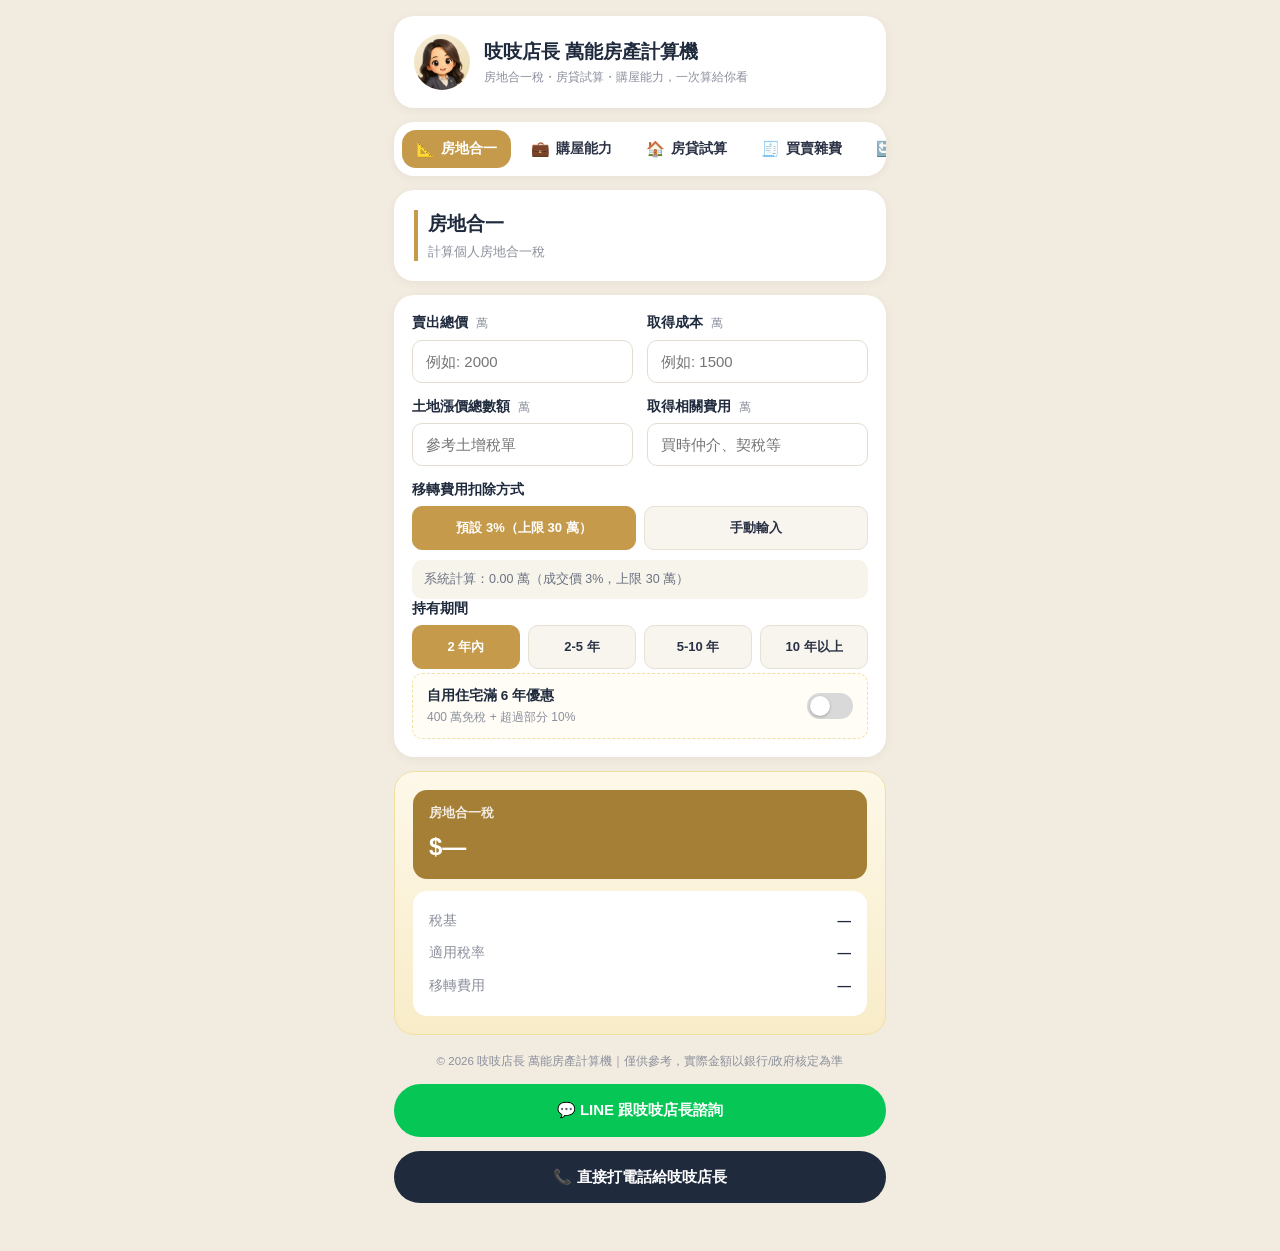
<file: index.html>
<!DOCTYPE html>
<html lang="zh-Hant">
<head>
<meta charset="UTF-8">
<meta name="viewport" content="width=device-width, initial-scale=1.0">
<title>吱吱店長 萬能房產計算機｜房地合一稅・房貸・購屋能力</title>
<link rel="icon" href="data:image/svg+xml,<svg xmlns=%22http://www.w3.org/2000/svg%22 viewBox=%220 0 100 100%22><text y=%22.9em%22 font-size=%2290%22>🏠</text></svg>">
<link rel="stylesheet" href="css/style.css">
</head>
<body>
<div class="page">

  <!-- Header -->
  <div class="header-card">
    <img class="avatar" src="assets/mascot-avatar.png" alt="吱吱店長">
    <div>
      <h1>吱吱店長 萬能房產計算機</h1>
      <div class="tagline">房地合一稅・房貸試算・購屋能力，一次算給你看</div>
    </div>
  </div>

  <!-- Tab nav -->
  <div class="tab-nav">
    <button class="tab-btn active" data-tab="ho"><span class="icon">📐</span>房地合一</button>
    <button class="tab-btn" data-tab="aff"><span class="icon">💼</span>購屋能力</button>
    <button class="tab-btn" data-tab="loan"><span class="icon">🏠</span>房貸試算</button>
    <button class="tab-btn" data-tab="misc"><span class="icon">🧾</span>買賣雜費</button>
    <button class="tab-btn" data-tab="conv"><span class="icon">🔄</span>坪數換算</button>
    <button class="tab-btn" data-tab="park"><span class="icon">🚗</span>車位折算</button>
    <button class="tab-btn" data-tab="net"><span class="icon">💰</span>賣方實拿速算</button>
  </div>

  <!-- ============ Tab 1: 房地合一 ============ -->
  <div class="panel active" id="panel-ho">
    <div class="card">
      <div class="card-title-wrap">
        <div class="card-title">房地合一</div>
        <div class="card-subtitle">計算個人房地合一稅</div>
      </div>
    </div>

    <div class="section">
      <div class="field-row">
        <div class="field">
          <label>賣出總價 <span class="hint">萬</span></label>
          <input type="text" inputmode="decimal" id="ho-price" placeholder="例如: 2000">
        </div>
        <div class="field">
          <label>取得成本 <span class="hint">萬</span></label>
          <input type="text" inputmode="decimal" id="ho-cost" placeholder="例如: 1500">
        </div>
      </div>
      <div class="field-row">
        <div class="field">
          <label>土地漲價總數額 <span class="hint">萬</span></label>
          <input type="text" inputmode="decimal" id="ho-landgain" placeholder="參考土增稅單">
        </div>
        <div class="field">
          <label>取得相關費用 <span class="hint">萬</span></label>
          <input type="text" inputmode="decimal" id="ho-acqfee" placeholder="買時仲介、契稅等">
        </div>
      </div>

      <div class="field">
        <label>移轉費用扣除方式</label>
        <div class="btn-group cols-2" id="ho-transfer-group">
          <button class="choice-btn active" data-mode="default">預設 3%（上限 30 萬）</button>
          <button class="choice-btn" data-mode="manual">手動輸入</button>
        </div>
        <div id="ho-transfer-manual-wrap" style="display:none; margin-top:10px;">
          <input type="text" inputmode="decimal" id="ho-transfer-manual" placeholder="例如: 50">
        </div>
        <div class="formula-note" id="ho-transfer-auto-note">系統計算：0.00 萬（成交價 3%，上限 30 萬）</div>
      </div>

      <div class="field">
        <label>持有期間</label>
        <div class="btn-group cols-4" id="ho-period-group">
          <button class="choice-btn active" data-rate="0.45">2 年內</button>
          <button class="choice-btn" data-rate="0.35">2-5 年</button>
          <button class="choice-btn" data-rate="0.20">5-10 年</button>
          <button class="choice-btn" data-rate="0.15">10 年以上</button>
        </div>
      </div>

      <div class="toggle-box">
        <div>
          <div class="toggle-label">自用住宅滿 6 年優惠</div>
          <div class="toggle-desc">400 萬免稅 + 超過部分 10%</div>
        </div>
        <label class="switch">
          <input type="checkbox" id="ho-selfuse">
          <span class="slider"></span>
        </label>
      </div>
    </div>

    <div class="result-box">
      <div class="result-tile emph">
        <div class="r-label">房地合一稅</div>
        <div class="r-value" id="ho-result-tax">$—</div>
      </div>
      <div class="result-tile">
        <div class="mini-result"><span class="mr-label">稅基</span><span class="mr-value" id="ho-result-base">— 萬</span></div>
        <div class="mini-result"><span class="mr-label">適用稅率</span><span class="mr-value" id="ho-result-rate">—</span></div>
        <div class="mini-result"><span class="mr-label">移轉費用</span><span class="mr-value" id="ho-result-transfer">— 萬</span></div>
      </div>
    </div>
  </div>

  <!-- ============ Tab 2: 購屋能力 ============ -->
  <div class="panel" id="panel-aff">
    <div class="card">
      <div class="card-title-wrap">
        <div class="card-title">購屋能力</div>
        <div class="card-subtitle">從月收入反推可買總價（試算利率 2.3%）</div>
      </div>
    </div>

    <div class="section">
      <div class="field-row">
        <div class="field">
          <label>月收入 <span class="hint">萬</span></label>
          <input type="text" inputmode="decimal" id="aff-income" placeholder="例如: 8">
        </div>
        <div class="field">
          <label>現有自備款 <span class="hint">萬</span></label>
          <input type="text" inputmode="decimal" id="aff-savings" placeholder="例如: 300">
        </div>
      </div>

      <div class="field">
        <label>負債比上限（月收入佔比）</label>
        <div class="btn-group cols-3" id="aff-dti-group">
          <button class="choice-btn active" data-rate="0.33">保守 33%</button>
          <button class="choice-btn" data-rate="0.50">積極 50%</button>
          <button class="choice-btn" data-rate="0.60">緊繃 60%</button>
        </div>
      </div>

      <div class="field">
        <label>貸款年限</label>
        <div class="btn-group cols-2" id="aff-years-group">
          <button class="choice-btn" data-years="20">20 年</button>
          <button class="choice-btn active" data-years="30">30 年</button>
        </div>
        <div class="formula-note">＊試算利率以 2.3% 估計</div>
      </div>
    </div>

    <div class="result-box">
      <div class="result-tile emph">
        <div class="r-label">建議房屋總價上限</div>
        <div class="r-value" id="aff-result-total">$—</div>
      </div>
      <div class="result-tile">
        <div class="mini-result"><span class="mr-label">建議貸款金額</span><span class="mr-value" id="aff-result-loan">$—</span></div>
        <div class="mini-result"><span class="mr-label">每月房貸支出</span><span class="mr-value" id="aff-result-monthly">$—</span></div>
      </div>
    </div>
  </div>

  <!-- ============ Tab 3: 房貸試算 ============ -->
  <div class="panel" id="panel-loan">
    <div class="card">
      <div class="card-title-wrap">
        <div class="card-title">房貸試算</div>
        <div class="card-subtitle">本利均攤計算每月還款金額（支援寬限期）</div>
      </div>
    </div>

    <div class="section">
      <div class="field-row">
        <div class="field">
          <label>貸款金額 <span class="hint">萬</span></label>
          <input type="text" inputmode="decimal" id="loan-amount" placeholder="例如: 1000">
        </div>
        <div class="field">
          <label>年利率 <span class="hint">%</span></label>
          <input type="text" inputmode="decimal" id="loan-rate" placeholder="例如: 2.2" value="2.2">
        </div>
      </div>
      <div class="field-row">
        <div class="field">
          <label>貸款期限 <span class="hint">年</span></label>
          <input type="text" inputmode="decimal" id="loan-years" value="30">
        </div>
        <div class="field">
          <label>寬限期 <span class="hint">年</span></label>
          <input type="text" inputmode="decimal" id="loan-grace" value="0">
        </div>
      </div>
    </div>

    <div class="result-box">
      <div class="result-tile emph">
        <div class="r-label">每月應繳（本息均攤）</div>
        <div class="r-value" id="loan-result-monthly">$—</div>
      </div>
      <div class="result-tile">
        <div class="mini-result"><span class="mr-label">寬限期內每月（只繳利息）</span><span class="mr-value" id="loan-result-grace">$—</span></div>
        <div class="mini-result"><span class="mr-label">總利息支出</span><span class="mr-value" id="loan-result-interest">$—</span></div>
        <div class="mini-result"><span class="mr-label">總還款金額</span><span class="mr-value" id="loan-result-repay">$—</span></div>
      </div>
    </div>
  </div>

  <!-- ============ Tab 4: 買賣雜費 ============ -->
  <div class="panel" id="panel-misc">
    <div class="card">
      <div class="card-title-wrap">
        <div class="card-title">買賣雜費</div>
        <div class="card-subtitle">買方 / 賣方雜費試算</div>
      </div>
    </div>

    <div class="section">
      <div class="field">
        <label>成交總價 <span class="hint">萬</span></label>
        <input type="text" inputmode="decimal" id="misc-price" placeholder="例如: 1300">
      </div>

      <div class="field">
        <label>您的身分</label>
        <div class="btn-group cols-2" id="misc-role-group">
          <button class="choice-btn active" data-role="buyer">買方 (Buyer)</button>
          <button class="choice-btn" data-role="seller">賣方 (Seller)</button>
        </div>
      </div>
    </div>

    <div class="section highlight" id="misc-buyer-block">
      <div class="section-header"><span class="section-title">買方預估雜項費用</span></div>
      <div class="field-row">
        <div class="field">
          <label>房屋評定現值 <span class="hint">萬・房屋稅單金額</span></label>
          <input type="text" inputmode="decimal" id="misc-houseval" placeholder="例如: 260">
        </div>
        <div class="field">
          <label>土地申報地價總額 <span class="hint">萬・地價稅單金額</span></label>
          <input type="text" inputmode="decimal" id="misc-landval" placeholder="例如: 180">
        </div>
      </div>
      <div class="field">
        <label>權狀張數 <span class="hint">張・預設 2（土地+建物）</span></label>
        <input type="text" inputmode="decimal" id="misc-sheets" value="2">
      </div>

      <div class="result-tile emph" style="margin-top:6px;">
        <div class="r-label">費用總計</div>
        <div class="r-value" id="misc-result-total">$—</div>
      </div>

      <div class="fee-list" style="margin-top:12px;">
        <div class="fee-row"><span class="fee-name">契稅<span class="fee-formula">房屋評定現值 × 6%</span></span><span class="fee-value" id="misc-fee-deed">$—</span></div>
        <div class="fee-row"><span class="fee-name">印花稅<span class="fee-formula">公定契約書上房地價 × 0.1%</span></span><span class="fee-value" id="misc-fee-stamp">$—</span></div>
        <div class="fee-row"><span class="fee-name">地政登記規費<span class="fee-formula">(土地申報地價+房屋評定現值) × 0.1%</span></span><span class="fee-value" id="misc-fee-reg">$—</span></div>
        <div class="fee-row"><span class="fee-name">書狀費用<span class="fee-formula">每張 80 元</span></span><span class="fee-value" id="misc-fee-doc">$—</span></div>
      </div>

      <div class="formula-note">
        ＊公部門費用依實際稅單金額為主／代書收費依代書事務所為主。<br>
        其他成本（銀行徵估、開辦、手續費、產險費等）依銀行規定，未列入以上計算。
      </div>
    </div>

    <div class="section" id="misc-seller-block" style="display:none;">
      <div class="section-header"><span class="section-title">賣方預估雜項費用</span></div>
      <div class="section-desc">賣方主要負擔項目為代書費、服務費、土增稅、房地合一稅等，完整試算請至「賣方實拿速算」分頁。</div>
      <button class="btn-dark" type="button" onclick="goToTab('net')">前往賣方實拿速算 →</button>
    </div>
  </div>

  <!-- ============ Tab 5: 坪數換算 ============ -->
  <div class="panel" id="panel-conv">
    <div class="card">
      <div class="card-title-wrap">
        <div class="card-title">坪數換算</div>
        <div class="card-subtitle">坪 ⇄ 平方公尺</div>
      </div>
    </div>

    <div class="section highlight">
      <div class="formula-note on-gold" style="margin-top:0;">
        換算公式<br>1 坪 = 3.30579 平方公尺<br>1 平方公尺 = 0.3025 坪
      </div>
    </div>

    <div class="section">
      <div class="field-row">
        <div class="field">
          <label>坪數</label>
          <input type="text" inputmode="decimal" id="conv-ping" placeholder="0">
        </div>
        <div class="field">
          <label>平方公尺 <span class="hint">m²</span></label>
          <input type="text" inputmode="decimal" id="conv-sqm" placeholder="0">
        </div>
      </div>
    </div>
  </div>

  <!-- ============ Tab 6: 車位折算 ============ -->
  <div class="panel" id="panel-park">
    <div class="card">
      <div class="card-title-wrap">
        <div class="card-title">車位折算</div>
        <div class="card-subtitle">實價登錄或廣告傳單常包含車位價格與坪數，此功能可計算出「扣除車位後的真實房屋單價」</div>
      </div>
    </div>

    <div class="section">
      <div class="field">
        <label>房屋總價（含車位） <span class="hint">萬</span></label>
        <input type="text" inputmode="decimal" id="park-total" placeholder="例如: 2500">
      </div>
      <div class="field">
        <label>權狀總坪數（含車位） <span class="hint">坪</span></label>
        <input type="text" inputmode="decimal" id="park-totalping" placeholder="例如: 50">
      </div>
      <div class="field">
        <label>車位價格 <span class="hint">萬</span></label>
        <input type="text" inputmode="decimal" id="park-price" placeholder="例如: 200">
      </div>
      <div class="field">
        <label>車位坪數 <span class="hint">坪</span></label>
        <input type="text" inputmode="decimal" id="park-ping" placeholder="例如: 10">
      </div>
    </div>

    <div class="result-box">
      <div class="result-tile emph">
        <div class="r-label">扣除車位後的真實房屋單價</div>
        <div class="r-value" id="park-result-unit">—</div>
      </div>
      <div class="result-tile">
        <div class="mini-result"><span class="mr-label">房屋價格（扣車位）</span><span class="mr-value" id="park-result-price">— 萬</span></div>
        <div class="mini-result"><span class="mr-label">房屋坪數（扣車位）</span><span class="mr-value" id="park-result-ping">— 坪</span></div>
      </div>
    </div>
  </div>

  <!-- ============ Tab 7: 賣方實拿速算 ============ -->
  <div class="panel" id="panel-net">
    <div class="card">
      <div class="card-head">
        <div class="card-title-wrap">
          <div class="card-title">賣方實拿速算</div>
          <div class="card-subtitle">輸入欄位後即時計算，所有數字連動更新</div>
        </div>
        <button class="clear-btn" id="net-clear-btn" type="button">↻ 全部清除</button>
      </div>
    </div>

    <div class="section highlight">
      <div class="section-header">
        <span class="section-title">基礎資訊</span><span class="tag">黃色輸入</span>
      </div>
      <div class="field-row" style="grid-template-columns:1fr 1fr 1fr;">
        <div class="field">
          <label>總坪數 <span class="hint">含車位</span></label>
          <input type="text" inputmode="decimal" id="net-totalping" placeholder="例如: 50.23">
        </div>
        <div class="field">
          <label>車位坪數</label>
          <input type="text" inputmode="decimal" id="net-parkping" placeholder="例如: 22.16">
        </div>
        <div class="field">
          <label>車位價格 <span class="hint">萬</span></label>
          <input type="text" inputmode="decimal" id="net-parkprice" placeholder="例如: 180">
        </div>
      </div>
    </div>

    <div class="section">
      <div class="section-header">
        <span class="section-title">取得資訊（算稅用）</span><span class="tag muted">課稅基礎</span>
      </div>
      <div class="field-row">
        <div class="field">
          <label>房屋取得價格 <span class="hint">萬・屋主當年買多少</span></label>
          <input type="text" inputmode="decimal" id="net-acqprice" placeholder="例如: 1052">
        </div>
        <div class="field">
          <label>取得相關成本 <span class="hint">萬・仲、契、印、代</span></label>
          <input type="text" inputmode="decimal" id="net-acqfee" placeholder="例如: 13">
        </div>
      </div>

      <div class="field">
        <label>前次移轉日期 <span class="hint">民國年</span></label>
        <div class="date-row">
          <select id="net-prev-y"></select>
          <select id="net-prev-m"></select>
          <select id="net-prev-d"></select>
        </div>
      </div>
      <div class="field">
        <label>本次預計交易日期 <span class="hint">民國年</span></label>
        <div class="date-row">
          <select id="net-curr-y"></select>
          <select id="net-curr-m"></select>
          <select id="net-curr-d"></select>
        </div>
      </div>

      <div class="toggle-box">
        <div>
          <div class="toggle-label">自用住宅滿 6 年優惠</div>
          <div class="toggle-desc">勾選 → 免稅額 400 萬、超過部分 10% 稅率</div>
        </div>
        <label class="switch">
          <input type="checkbox" id="net-selfuse">
          <span class="slider"></span>
        </label>
      </div>
      <div class="formula-note">請填寫兩個日期 → 自動判定持有期間與稅率</div>
    </div>

    <div class="section">
      <div class="section-header">
        <span class="section-title">手動輸入項目</span><span class="tag muted">查單後填入</span>
      </div>
      <div class="field-row">
        <div class="field">
          <label>土增稅 <span class="hint">萬・依稅單</span></label>
          <input type="text" inputmode="decimal" id="net-landtax" placeholder="例如: 1.6">
        </div>
        <div class="field">
          <label>剩餘貸款餘額 <span class="hint">萬・要還銀行的</span></label>
          <input type="text" inputmode="decimal" id="net-loanleft" placeholder="例如: 840">
        </div>
      </div>
    </div>

    <div class="section">
      <div class="section-header">
        <span class="section-title">服務費用計算方式</span><span class="tag">影響實拿</span>
      </div>
      <div class="section-desc">賣方實際付的服務費，會從實拿扣掉</div>
      <div class="btn-group cols-2" id="net-svc-group">
        <button class="choice-btn active" data-mode="default">預設 4%</button>
        <button class="choice-btn" data-mode="manual">手動輸入</button>
      </div>
      <div id="net-svc-manual-wrap" style="display:none; margin-top:10px;">
        <input type="text" inputmode="decimal" id="net-svc-manual" placeholder="例如: 40">
      </div>
      <div class="formula-note">服務費 = 成交總價 × 4%</div>
    </div>

    <div class="section">
      <div class="section-header">
        <span class="section-title">房地合一可認列移轉費用</span><span class="tag">影響稅基</span>
      </div>
      <div class="section-desc">算房地合一稅時可從稅基扣除的金額（抵稅用，不是真的支出）</div>
      <div class="btn-group cols-3" id="net-transfer-group">
        <button class="choice-btn active" data-mode="samesvc">同服務費</button>
        <button class="choice-btn" data-mode="manual">手動輸入</button>
        <button class="choice-btn" data-mode="percent3">3% 上限 30萬</button>
      </div>
      <div id="net-transfer-manual-wrap" style="display:none; margin-top:10px;">
        <input type="text" inputmode="decimal" id="net-transfer-manual" placeholder="例如: 40">
      </div>
      <div class="formula-note">可認列移轉費用 = 同服務費金額</div>
    </div>

    <div class="section">
      <div class="section-header">
        <span class="section-title">想賣的價格</span><span class="tag">雙向連動</span>
      </div>
      <div class="section-desc">直接輸入總價或單價，另一欄會自動算出</div>
      <div class="field">
        <label>想賣的總價 <span class="hint">萬</span></label>
        <input type="text" inputmode="decimal" id="net-total-price" placeholder="例如: 1585">
      </div>
      <div class="field">
        <label>房屋單價 <span class="hint">萬/坪・已扣車位</span></label>
        <input type="text" inputmode="decimal" id="net-unit-price" placeholder="例如: 50.05">
      </div>
      <div class="link-note">輸入後自動顯示「房屋價格 / 房屋坪數」</div>
    </div>

    <div class="result-box">
      <div class="result-tile">
        <div class="r-label">房屋單價（談價用）</div>
        <div class="r-value" id="net-result-unitprice">—</div>
      </div>
      <div class="result-tile">
        <div class="r-label">房地合一稅</div>
        <div class="r-value" id="net-result-tax">—</div>
      </div>
      <div class="result-tile emph">
        <div class="r-label">屋主實拿（扣全部費用 + 稅 + 貸款）</div>
        <div class="r-value" id="net-result-net">—</div>
      </div>

      <div class="fee-list">
        <div class="fee-title">費用明細</div>
        <div class="fee-row"><span class="fee-name">代書費（潤筆）</span><span class="fee-value" id="net-fee-scribe">0.10 萬</span></div>
        <div class="fee-row"><span class="fee-name">實價登錄費</span><span class="fee-value" id="net-fee-registry">0.20 萬</span></div>
        <div class="fee-row"><span class="fee-name">履保費（成交價 × 萬分之三）</span><span class="fee-value" id="net-fee-escrow">— 萬</span></div>
        <div class="fee-row"><span class="fee-name">服務費（成交價 × 4%）</span><span class="fee-value" id="net-fee-svc">— 萬</span></div>
        <div class="fee-row"><span class="fee-name">塗銷費＋稅籍資料</span><span class="fee-value" id="net-fee-cancel">0.60 萬</span></div>
        <div class="fee-row"><span class="fee-name">土增稅</span><span class="fee-value" id="net-fee-landtax">— 萬</span></div>
        <div class="fee-row"><span class="fee-name">房地合一稅</span><span class="fee-value" id="net-fee-hotax">— 萬</span></div>
        <div class="fee-row"><span class="fee-name">剩餘貸款</span><span class="fee-value" id="net-fee-loanleft">— 萬</span></div>
        <div class="fee-row total"><span class="fee-name">合計扣除</span><span class="fee-value" id="net-fee-total">— 萬</span></div>
      </div>
    </div>

    <button class="btn-dark" id="net-print-btn" type="button">🖨 列印 / 存 PDF 給客戶</button>
    <div class="btn-caption">輸出一張乾淨好看、客人一眼看懂的「賣方實拿試算表」（含實拿金額、費用明細與聯絡方式）</div>

    <div class="reverse-box">
      <div class="rb-title">🔁 反推實拿：屋主說「我要拿 ___ 萬」</div>
      <div class="rb-desc">輸入屋主想實拿的金額，系統反推總價與單價應該掛多少（其他欄位需先填好）</div>
      <input type="text" inputmode="decimal" id="net-reverse-input" placeholder="例如：屋主想拿 600 萬">
    </div>
  </div>

  <div class="footer">
    © 2026 吱吱店長 萬能房產計算機｜僅供參考，實際金額以銀行/政府核定為準
  </div>

  <a class="contact-btn line" href="https://line.me/ti/p/w5fr4JrOOB" target="_blank" rel="noopener">💬 LINE 跟吱吱店長諮詢</a>
  <a class="contact-btn call" href="tel:0921166799">📞 直接打電話給吱吱店長</a>

</div>

<script src="js/app.js"></script>
</body>
</html>
</file>
<file: css/style.css>
:root {
  --bg: #f2ece0;
  --card-bg: #ffffff;
  --card-border: #ececec;
  --gold: #c69a4b;
  --gold-dark: #a67f36;
  --gold-soft: #fdf6e3;
  --gold-soft-border: #f0dfa3;
  --navy: #1f2a3d;
  --text: #2b3245;
  --text-muted: #8b8f9c;
  --red: #c0392b;
  --line-green: #06c755;
  --radius-lg: 20px;
  --radius-md: 14px;
  --radius-sm: 10px;
  --shadow: 0 2px 10px rgba(31, 42, 61, 0.06);
}

* {
  box-sizing: border-box;
}

html, body {
  margin: 0;
  padding: 0;
}

body {
  background: var(--bg);
  color: var(--text);
  font-family: "PingFang TC", "Noto Sans TC", "Microsoft JhengHei", -apple-system, BlinkMacSystemFont, sans-serif;
  line-height: 1.5;
  padding: 16px 0 48px;
}

.page {
  max-width: 520px;
  margin: 0 auto;
  padding: 0 14px;
  display: flex;
  flex-direction: column;
  gap: 14px;
}

/* ---------- Header ---------- */
.header-card {
  background: var(--card-bg);
  border-radius: var(--radius-lg);
  box-shadow: var(--shadow);
  padding: 18px 20px;
  display: flex;
  align-items: center;
  gap: 14px;
}

.header-card img.avatar {
  width: 56px;
  height: 56px;
  border-radius: 50%;
  object-fit: cover;
  background: linear-gradient(160deg, #f6ecd8, #ecd9ac);
  flex-shrink: 0;
}

.header-card h1 {
  font-size: 19px;
  margin: 0;
  color: var(--navy);
  font-weight: 800;
}

.header-card .tagline {
  font-size: 12px;
  color: var(--text-muted);
  margin-top: 2px;
}

/* ---------- Tab nav ---------- */
.tab-nav {
  background: var(--card-bg);
  border-radius: var(--radius-lg);
  box-shadow: var(--shadow);
  padding: 8px;
  display: flex;
  gap: 6px;
  overflow-x: auto;
  scrollbar-width: none;
}
.tab-nav::-webkit-scrollbar { display: none; }

.tab-btn {
  flex: 0 0 auto;
  display: flex;
  align-items: center;
  gap: 6px;
  padding: 10px 14px;
  border-radius: var(--radius-md);
  border: none;
  background: transparent;
  color: var(--text);
  font-size: 13.5px;
  font-weight: 600;
  cursor: pointer;
  white-space: nowrap;
  transition: background .15s ease, color .15s ease;
}

.tab-btn .icon {
  font-size: 15px;
}

.tab-btn.active {
  background: var(--gold);
  color: #fff;
}

.tab-btn:not(.active):hover {
  background: #f5f0e4;
}

/* ---------- Panels ---------- */
.panel {
  display: none;
  flex-direction: column;
  gap: 14px;
}
.panel.active {
  display: flex;
}

.card {
  background: var(--card-bg);
  border-radius: var(--radius-lg);
  box-shadow: var(--shadow);
  padding: 20px;
}

.card-head {
  display: flex;
  align-items: flex-start;
  justify-content: space-between;
  gap: 10px;
  margin-bottom: 4px;
}

.card-title-wrap {
  border-left: 4px solid var(--gold);
  padding-left: 10px;
}

.card-title {
  font-size: 19px;
  font-weight: 800;
  color: var(--navy);
  margin: 0;
}

.card-subtitle {
  font-size: 12.5px;
  color: var(--text-muted);
  margin-top: 4px;
}

.clear-btn {
  flex-shrink: 0;
  border: 1px solid var(--card-border);
  background: #fafafa;
  color: var(--text);
  font-size: 12.5px;
  font-weight: 600;
  border-radius: 999px;
  padding: 8px 14px;
  cursor: pointer;
  white-space: nowrap;
}
.clear-btn:hover { background: #f0f0f0; }

/* ---------- Sub sections inside a panel ---------- */
.section {
  background: var(--card-bg);
  border-radius: var(--radius-lg);
  box-shadow: var(--shadow);
  padding: 18px;
}

.section.highlight {
  background: linear-gradient(180deg, #fdf6e3, #faedc4);
  border: 1px solid var(--gold-soft-border);
}

.section-header {
  display: flex;
  align-items: center;
  gap: 8px;
  margin-bottom: 4px;
  flex-wrap: wrap;
}

.section-header .section-title {
  font-weight: 800;
  font-size: 15px;
  color: var(--navy);
}

.tag {
  font-size: 11px;
  font-weight: 700;
  color: #fff;
  background: var(--gold-dark);
  padding: 3px 9px;
  border-radius: 999px;
}
.tag.muted {
  background: #4a5470;
}

.section-desc {
  font-size: 12.5px;
  color: var(--text-muted);
  margin: 4px 0 14px;
}

/* ---------- Form fields ---------- */
.field-row {
  display: grid;
  grid-template-columns: 1fr 1fr;
  gap: 14px;
  margin-bottom: 14px;
}
.field-row.single {
  grid-template-columns: 1fr;
}
@media (max-width: 420px) {
  .field-row { grid-template-columns: 1fr; }
}

.field:last-child { margin-bottom: 0; }

.field label {
  display: block;
  font-size: 13.5px;
  font-weight: 700;
  color: var(--navy);
  margin-bottom: 6px;
}
.field label .hint {
  font-weight: 400;
  color: var(--text-muted);
  font-size: 12px;
  margin-left: 4px;
}

.field input[type="text"],
.field input[type="number"],
.field select {
  width: 100%;
  padding: 12px 13px;
  border: 1px solid #e2ddcf;
  border-radius: var(--radius-sm);
  font-size: 15px;
  background: #fff;
  color: var(--text);
  font-family: inherit;
}
.field input:focus, .field select:focus {
  outline: none;
  border-color: var(--gold);
}

.date-row {
  display: grid;
  grid-template-columns: 1fr 1fr 1fr;
  gap: 8px;
}

.formula-note {
  background: #f7f4ec;
  border-radius: var(--radius-sm);
  padding: 10px 12px;
  font-size: 12.5px;
  color: #6c7280;
  margin-top: 10px;
}
.formula-note.on-gold {
  background: rgba(255,255,255,.55);
}

/* ---------- Toggle switch ---------- */
.toggle-box {
  display: flex;
  align-items: center;
  justify-content: space-between;
  gap: 12px;
  border: 1px dashed var(--gold-soft-border);
  background: #fffdf6;
  border-radius: var(--radius-sm);
  padding: 12px 14px;
  margin-top: 4px;
}
.toggle-box .toggle-label {
  font-weight: 700;
  font-size: 13.5px;
  color: var(--navy);
}
.toggle-box .toggle-desc {
  font-size: 12px;
  color: var(--text-muted);
  margin-top: 2px;
}
.switch {
  position: relative;
  width: 46px;
  height: 26px;
  flex-shrink: 0;
}
.switch input { opacity: 0; width: 0; height: 0; }
.switch .slider {
  position: absolute;
  inset: 0;
  background: #d9d9d9;
  border-radius: 999px;
  cursor: pointer;
  transition: background .15s;
}
.switch .slider::before {
  content: "";
  position: absolute;
  width: 20px; height: 20px;
  left: 3px; top: 3px;
  background: #fff;
  border-radius: 50%;
  transition: transform .15s;
  box-shadow: 0 1px 3px rgba(0,0,0,.25);
}
.switch input:checked + .slider {
  background: var(--gold);
}
.switch input:checked + .slider::before {
  transform: translateX(20px);
}

/* ---------- Segmented / choice buttons ---------- */
.btn-group {
  display: grid;
  gap: 8px;
  margin-top: 4px;
}
.btn-group.cols-2 { grid-template-columns: 1fr 1fr; }
.btn-group.cols-3 { grid-template-columns: repeat(3, 1fr); }
.btn-group.cols-4 { grid-template-columns: repeat(4, 1fr); }
@media (max-width: 420px) {
  .btn-group.cols-4 { grid-template-columns: repeat(2, 1fr); }
}

.choice-btn {
  border: 1px solid #e6e1d3;
  background: #f7f5ee;
  color: var(--text);
  font-size: 13px;
  font-weight: 700;
  padding: 12px 8px;
  border-radius: var(--radius-sm);
  cursor: pointer;
  text-align: center;
  transition: background .15s, color .15s;
}
.choice-btn.active {
  background: var(--gold);
  color: #fff;
  border-color: var(--gold);
}
.choice-btn:not(.active):hover {
  background: #efe9d8;
}
.choice-btn .sub {
  display: block;
  font-weight: 400;
  font-size: 11px;
  opacity: .85;
  margin-top: 2px;
}

/* ---------- Result box ---------- */
.result-box {
  border: 1px solid var(--gold-soft-border);
  background: linear-gradient(180deg, #fdf8e9, #f8ecc8);
  border-radius: var(--radius-lg);
  padding: 18px;
  display: flex;
  flex-direction: column;
  gap: 12px;
}

.result-tile {
  background: #fff;
  border-radius: var(--radius-md);
  padding: 14px 16px;
}
.result-tile.emph {
  background: var(--gold-dark);
  color: #fff;
}
.result-tile .r-label {
  font-size: 12.5px;
  font-weight: 700;
  color: var(--text-muted);
}
.result-tile.emph .r-label {
  color: rgba(255,255,255,.85);
}
.result-tile .r-value {
  font-size: 24px;
  font-weight: 800;
  margin-top: 6px;
  color: var(--navy);
  word-break: break-all;
}
.result-tile.emph .r-value {
  color: #fff;
}

.fee-list {
  background: #fff;
  border-radius: var(--radius-md);
  padding: 14px 16px;
}
.fee-list .fee-title {
  font-weight: 800;
  font-size: 14px;
  color: var(--navy);
  padding-bottom: 10px;
  margin-bottom: 6px;
  border-bottom: 1px dashed #e4dfd0;
}
.fee-row {
  display: flex;
  justify-content: space-between;
  align-items: center;
  padding: 7px 0;
  font-size: 13.5px;
}
.fee-row .fee-name {
  color: var(--text);
}
.fee-row .fee-formula {
  color: var(--text-muted);
  font-size: 11.5px;
  display: block;
}
.fee-row .fee-value {
  font-weight: 700;
  white-space: nowrap;
  padding-left: 10px;
}
.fee-row.total {
  border-top: 1px solid #e4dfd0;
  margin-top: 4px;
  padding-top: 10px;
  font-weight: 800;
}
.fee-row.total .fee-value {
  color: var(--red);
}

/* ---------- Simple result tile row (non-gold sections) ---------- */
.mini-result {
  display: flex;
  justify-content: space-between;
  align-items: baseline;
  padding: 6px 0;
  font-size: 13.5px;
}
.mini-result .mr-label { color: var(--text-muted); }
.mini-result .mr-value { font-weight: 700; color: var(--navy); }

/* ---------- Buttons ---------- */
.btn-dark {
  width: 100%;
  background: var(--navy);
  color: #fff;
  border: none;
  border-radius: 999px;
  padding: 15px 18px;
  font-size: 15px;
  font-weight: 700;
  cursor: pointer;
  display: flex;
  align-items: center;
  justify-content: center;
  gap: 8px;
}
.btn-dark:hover { opacity: .92; }

.btn-caption {
  text-align: center;
  font-size: 12px;
  color: var(--text-muted);
  margin-top: -6px;
}

.reverse-box {
  background: #f7f5ee;
  border-radius: var(--radius-md);
  padding: 14px 16px;
}
.reverse-box .rb-title {
  font-weight: 700;
  font-size: 13.5px;
  color: var(--navy);
  display: flex;
  align-items: center;
  gap: 6px;
}
.reverse-box .rb-desc {
  font-size: 12px;
  color: var(--text-muted);
  margin: 4px 0 10px;
}

/* ---------- Two-way link fields ---------- */
.link-note {
  background: #fdf8ea;
  border-radius: var(--radius-sm);
  padding: 9px 12px;
  font-size: 12px;
  color: #8a7328;
  margin-top: 4px;
}

/* ---------- Footer / contact ---------- */
.footer {
  text-align: center;
  font-size: 11.5px;
  color: var(--text-muted);
  padding: 4px 8px 0;
}

.contact-btn {
  width: 100%;
  border: none;
  border-radius: 999px;
  padding: 15px;
  font-size: 15px;
  font-weight: 700;
  cursor: pointer;
  display: flex;
  align-items: center;
  justify-content: center;
  gap: 8px;
  color: #fff;
  text-decoration: none;
}
.contact-btn.line { background: var(--line-green); }
.contact-btn.call { background: var(--navy); }

@media (max-width: 380px) {
  .header-card h1 { font-size: 16.5px; }
}

@media print {
  .tab-nav, .contact-btn, .clear-btn, .btn-dark, .reverse-box { display: none !important; }
  body { background: #fff; }
}
</file>
